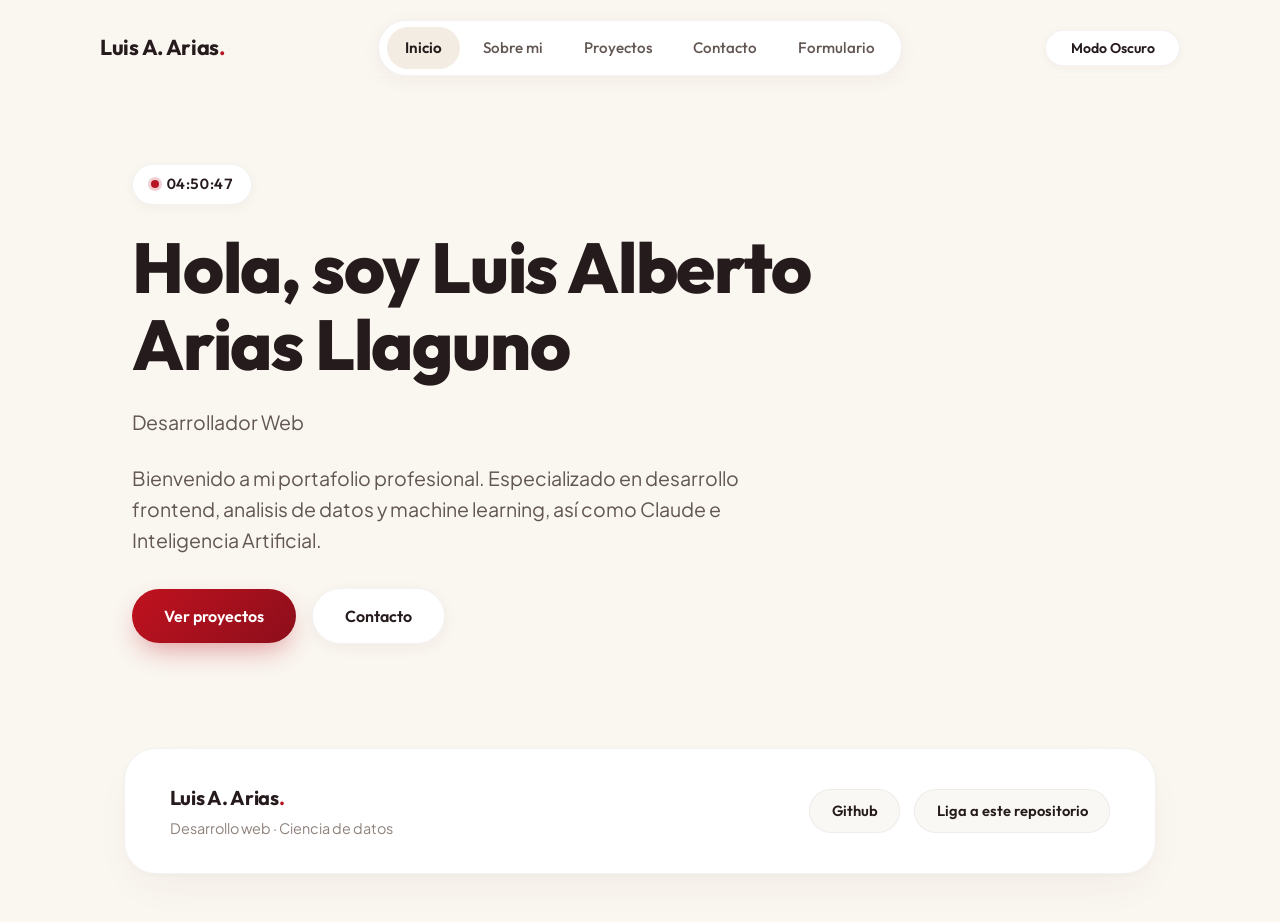
<file: index.html>
<!DOCTYPE html>
<html lang="es">

<head>
  <meta charset="UTF-8"> <!-- Esto sirve para que el navegador sepa que se está usando UTF-8 -->
  <meta name="viewport" content="width=device-width, initial-scale=1.0">
  <!-- Esto sirve para que la página se vea bien en dispositivos móviles -->
  <title>Mi portafolio - Inicio</title>
  <link rel="icon" type="image/png" href="images/folder.png"> <!-- Esto es el ícono de la pestaña -->
  <link rel="stylesheet" href="css/style.css"> <!-- Esto es lo que hace que use los diseños de style.css -->
</head>

<body>

  <!-- Navegación -->
  <header>
    <div class="header-inner">
      <a href="index.html" class="logo">Luis A. Arias<span class="accent-dot">.</span></a>
      <nav>
        <ul>
          <li><a href="index.html" class="active">Inicio</a></li>
          <li><a href="pages/sobre-mi.html">Sobre mi</a></li>
          <li><a href="pages/proyectos.html">Proyectos</a></li>
          <li><a href="pages/contacto.html">Contacto</a></li>
          <li><a href="pages/formulario.html">Formulario</a></li>
        </ul>
      </nav>
      <button id="theme-toggle" class="theme-toggle-btn" type="button" aria-label="Cambiar tema">Modo Oscuro</button>
    </div>
  </header>

  <!-- Contenido principal -->
  <main>
    <!-- Seccion Principal / Hero -->
    <section id="inicio">
      <!-- Widget de Reloj en tiempo real -->
      <div class="clock-widget" aria-label="Hora actual en tiempo real">
        <span class="clock-dot"></span>
        <span class="clock-time" id="reloj">--:--:--</span>
      </div>

      <h1>Hola, soy Luis Alberto<br>Arias Llaguno</h1>
      <p class="hero-role">Desarrollador Web</p>
      <p>
        Bienvenido a mi portafolio profesional. Especializado en desarrollo frontend, analisis de datos y machine learning, así como Claude e Inteligencia Artificial.
      </p>

      <div class="hero-actions">
        <a href="pages/proyectos.html" class="btn btn-primary">Ver proyectos</a>
        <a href="pages/contacto.html" class="btn btn-secondary">Contacto</a>
      </div>
    </section>
  </main>

  <!-- Pie de página -->
  <footer>
    <div class="footer-card">
      <div class="footer-brand">
        <h2>Luis A. Arias<span class="accent-dot">.</span></h2>
        <p>Desarrollo web &middot; Ciencia de datos</p>
      </div>
      <ul class="footer-links">
        <li><a href="https://github.com/luiselodeon" target="_blank" rel="noopener noreferrer">Github</a></li>
        <li><a href="https://github.com/luiselodeon/Actividad-4-HTML" target="_blank" rel="noopener noreferrer">Liga a este repositorio</a></li>        
      </ul>
    </div>    
  </footer>

  <!-- Scripts: jQuery 3.7.1 y Script Principal Global -->
  <script src="https://code.jquery.com/jquery-3.7.1.min.js"></script>
  <script src="js/main.js"></script>
</body>

</html>
</file>
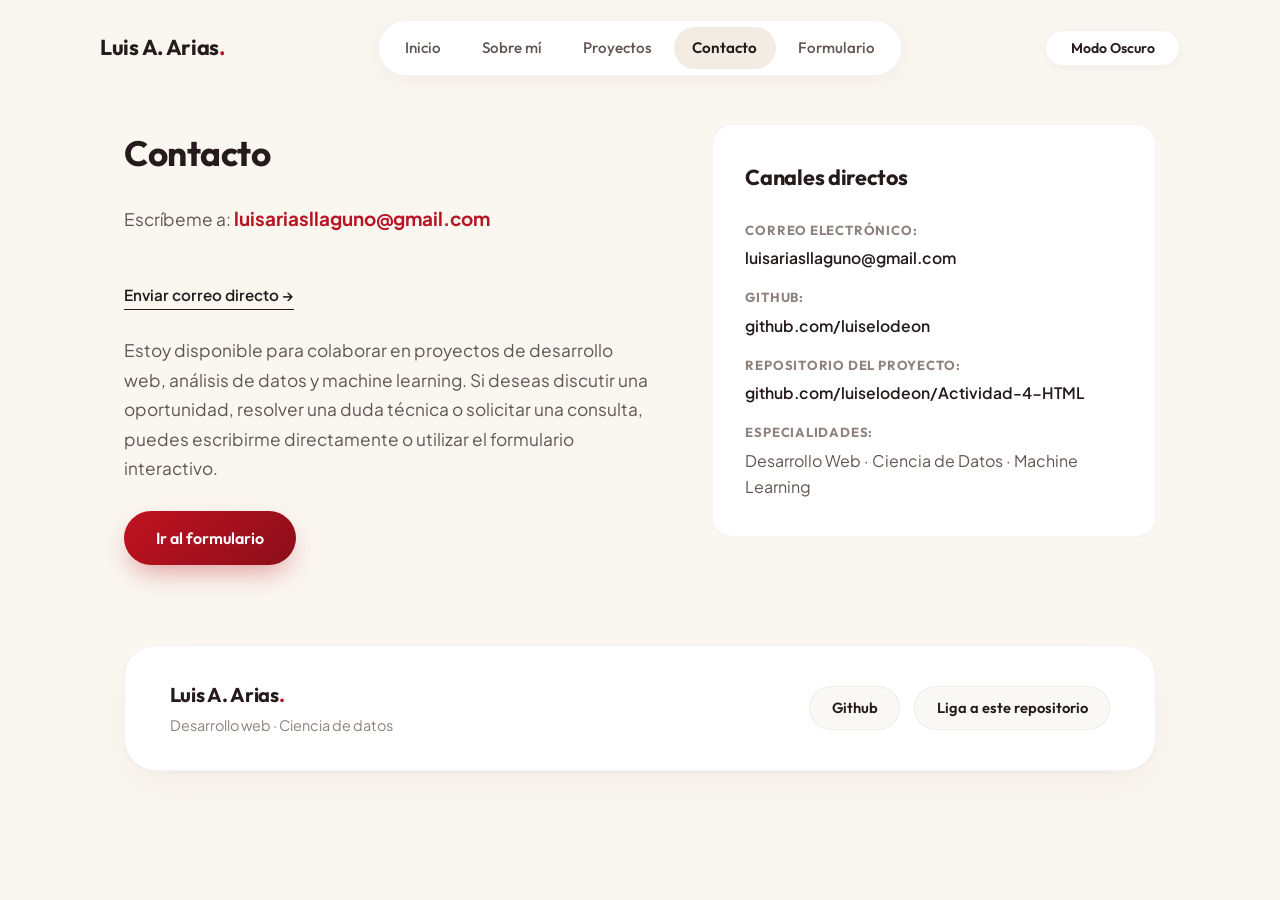
<file: pages/contacto.html>
<!DOCTYPE html>
<html lang="es">

<head>
  <meta charset="UTF-8"> <!-- Esto sirve para que el navegador sepa que se está usando UTF-8 -->
  <meta name="viewport" content="width=device-width, initial-scale=1.0">
  <!-- Esto sirve para que la página se vea bien en dispositivos móviles -->
  <title>Mi portafolio - Contacto</title>
  <link rel="icon" type="image/png" href="../images/folder.png"> <!-- Esto es el ícono de la pestaña -->
  <link rel="stylesheet" href="../css/style.css"> <!-- Esto es lo que hace que use los diseños de style.css -->
</head>

<body>

  <!-- Navegación -->
  <header>
    <div class="header-inner">
      <a href="../index.html" class="logo">Luis A. Arias<span class="accent-dot">.</span></a>
      <nav>
        <ul>
          <li><a href="../index.html">Inicio</a></li>
          <li><a href="sobre-mi.html">Sobre mí</a></li>
          <li><a href="proyectos.html">Proyectos</a></li>
          <li><a href="contacto.html" class="active">Contacto</a></li>
          <li><a href="formulario.html">Formulario</a></li>
        </ul>
      </nav>
      <button id="theme-toggle" class="theme-toggle-btn" type="button" aria-label="Cambiar tema">Modo Oscuro</button>
    </div>
  </header>

  <!-- Contenido principal -->
  <main>
    <!-- Contacto Directo -->
    <section id="contacto" class="contacto-layout">
      <!-- Columna izquierda: Información y llamado a la acción -->
      <div class="contacto-info">
        <h2>Contacto</h2>
        <p>Escríbeme a: <a href="mailto:luisariasllaguno@gmail.com" class="contact-email">luisariasllaguno@gmail.com</a></p>
        <a href="mailto:luisariasllaguno@gmail.com" class="contact-link-arrow">Enviar correo directo &rarr;</a>
        <br><br>
        <p>
          Estoy disponible para colaborar en proyectos de desarrollo web, análisis de datos y machine learning. Si deseas discutir una oportunidad, resolver una duda técnica o solicitar una consulta, puedes escribirme directamente o utilizar el formulario interactivo.
        </p>

        <div class="hero-actions" style="margin-top: 1.5rem;">
          <a href="formulario.html" class="btn btn-primary">Ir al formulario</a>
        </div>
      </div>

      <!-- Columna derecha: Canales y redes profesionales -->
      <div class="contacto-canales">
        <h3>Canales directos</h3>
        <ul class="canales-list">
          <li>
            <strong>Correo electrónico:</strong>
            <a href="mailto:luisariasllaguno@gmail.com">luisariasllaguno@gmail.com</a>
          </li>
          <li>
            <strong>GitHub:</strong>
            <a href="https://github.com/luiselodeon" target="_blank" rel="noopener noreferrer">github.com/luiselodeon</a>
          </li>
          <li>
            <strong>Repositorio del proyecto:</strong>
            <a href="https://github.com/luiselodeon/Actividad-4-HTML" target="_blank" rel="noopener noreferrer">github.com/luiselodeon/Actividad-4-HTML</a>
          </li>
          <li>
            <strong>Especialidades:</strong>
            <span>Desarrollo Web &middot; Ciencia de Datos &middot; Machine Learning</span>
          </li>
        </ul>
      </div>
    </section>
  </main>

  <!-- Pie de página -->
  <footer>
    <div class="footer-card">
      <div class="footer-brand">
        <h2>Luis A. Arias<span class="accent-dot">.</span></h2>
        <p>Desarrollo web &middot; Ciencia de datos</p>
      </div>
      <ul class="footer-links">
        <li><a href="https://github.com/luiselodeon" target="_blank" rel="noopener noreferrer">Github</a></li>
        <li><a href="https://github.com/luiselodeon/Actividad-4-HTML" target="_blank" rel="noopener noreferrer">Liga a este repositorio</a></li>
      </ul>
    </div>
  </footer>

  <!-- Scripts: jQuery 3.7.1 y Script Principal Global -->
  <script src="https://code.jquery.com/jquery-3.7.1.min.js"></script>
  <script src="../js/main.js"></script>
</body>

</html>
</file>
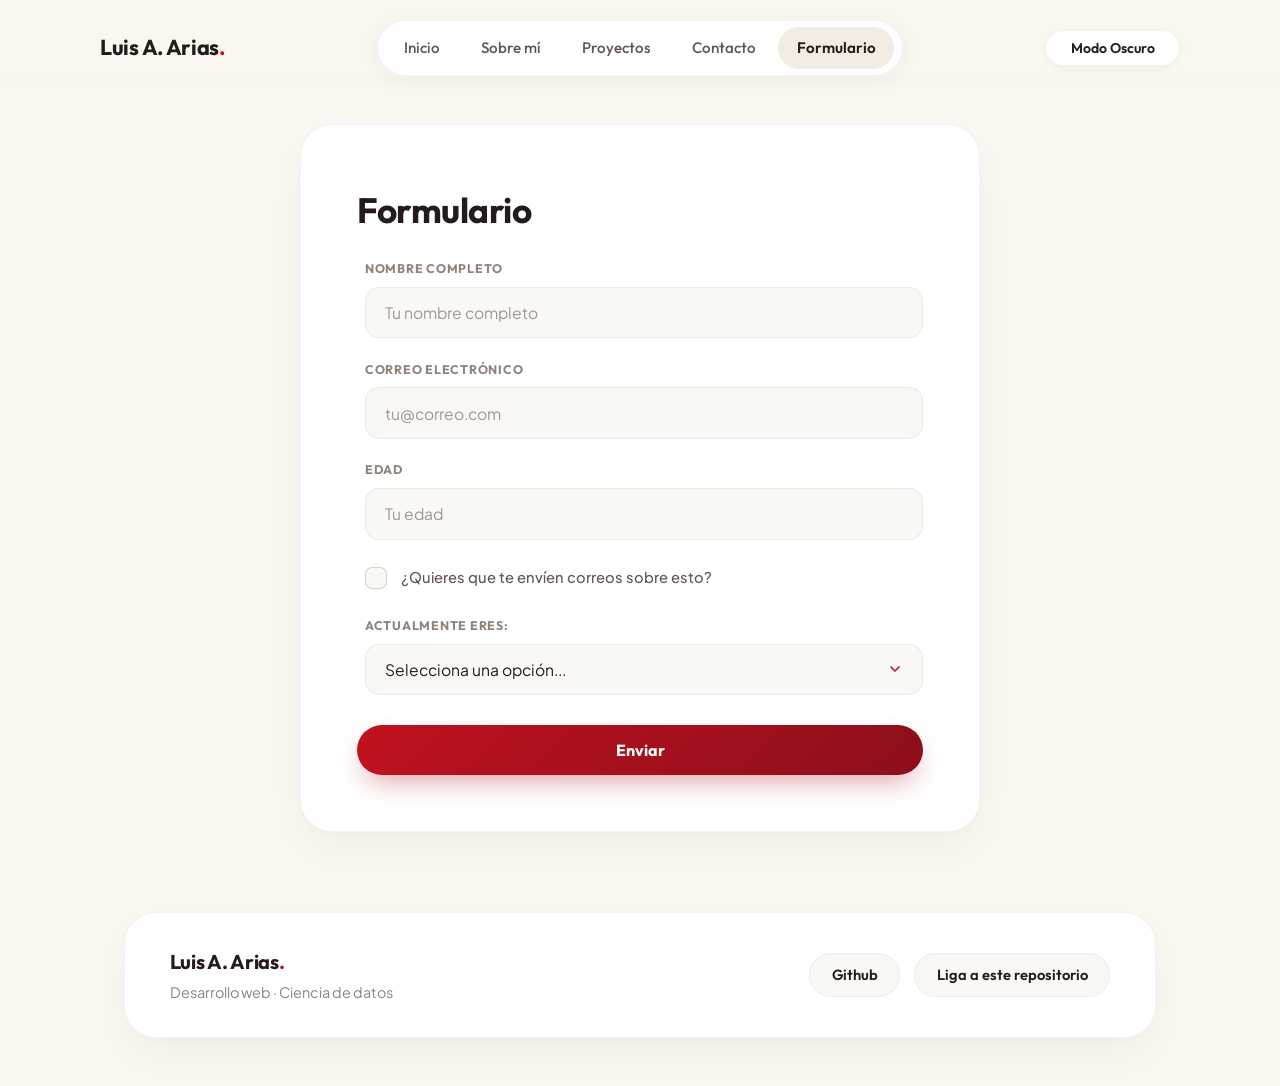
<file: pages/formulario.html>
<!DOCTYPE html>
<html lang="es">

<head>
  <meta charset="UTF-8"> <!-- Esto sirve para que el navegador sepa que se está usando UTF-8 -->
  <meta name="viewport" content="width=device-width, initial-scale=1.0">
  <!-- Esto sirve para que la página se vea bien en dispositivos móviles -->
  <title>Mi portafolio - Formulario</title>
  <link rel="icon" type="image/png" href="../images/folder.png"> <!-- Esto es el ícono de la pestaña -->
  <link rel="stylesheet" href="../css/style.css"> <!-- Esto es lo que hace que use los diseños de style.css -->
</head>

<body>

  <!-- Navegación -->
  <header>
    <div class="header-inner">
      <a href="../index.html" class="logo">Luis A. Arias<span class="accent-dot">.</span></a>
      <nav>
        <ul>
          <li><a href="../index.html">Inicio</a></li>
          <li><a href="sobre-mi.html">Sobre mí</a></li>
          <li><a href="proyectos.html">Proyectos</a></li>
          <li><a href="contacto.html">Contacto</a></li>
          <li><a href="formulario.html" class="active">Formulario</a></li>
        </ul>
      </nav>
      <button id="theme-toggle" class="theme-toggle-btn" type="button" aria-label="Cambiar tema">Modo Oscuro</button>
    </div>
  </header>

  <!-- Contenido principal -->
  <main>
    <!-- Tarjeta contenedora de formulario -->
    <div class="formulario-card">
      <section id="formulario">
        <h2>Formulario</h2>
        <form action="enviar.php" method="POST" novalidate>
          <div class="form-field">
            <label for="nombre">NOMBRE COMPLETO</label>
            <input type="text" id="nombre" name="nombre" placeholder="Tu nombre completo" required>
            <span class="field-error-msg" id="msg-nombre"></span>
          </div>

          <div class="form-field">
            <label for="correo">CORREO ELECTRÓNICO</label>
            <input type="email" id="correo" name="correo" placeholder="tu@correo.com" required>
            <span class="field-error-msg" id="msg-correo"></span>
          </div>

          <div class="form-field">
            <label for="mensaje">EDAD</label>
            <input type="number" id="mensaje" name="mensaje" placeholder="Tu edad" required>
            <span class="field-error-msg" id="msg-mensaje"></span>
          </div>

          <!-- Casilla de verificación (Checkbox) -->
          <div class="form-field form-field-checkbox">
            <input type="checkbox" id="suscribir" name="suscribir" value="si">
            <label for="suscribir">¿Quieres que te envíen correos sobre esto?</label>
          </div>

          <!-- Lista desplegable (Select) -->
          <div class="form-field">
            <label for="estado">Actualmente eres:</label>
            <select id="estado" name="estado" required>
              <option value="" disabled selected hidden>Selecciona una opción...</option>
              <option value="estudiante">Estudiante</option>
              <option value="trabajador">Trabajador</option>
              <option value="otro">Otro</option>
            </select>
            <span class="field-error-msg" id="msg-estado"></span>
          </div>

          <button type="submit" id="btnEnviar" class="btn btn-primary">Enviar</button>
        </form>
      </section>
    </div>
  </main>

  <!-- Pie de página -->
  <footer>
    <div class="footer-card">
      <div class="footer-brand">
        <h2>Luis A. Arias<span class="accent-dot">.</span></h2>
        <p>Desarrollo web &middot; Ciencia de datos</p>
      </div>
      <ul class="footer-links">
        <li><a href="https://github.com/luiselodeon" target="_blank" rel="noopener noreferrer">Github</a></li>
        <li><a href="https://github.com/luiselodeon/Actividad-4-HTML" target="_blank" rel="noopener noreferrer">Liga a este repositorio</a></li>
      </ul>
    </div>
  </footer>

  <!-- Scripts: jQuery 3.7.1, Script Global y Script de Validación del Formulario -->
  <script src="https://code.jquery.com/jquery-3.7.1.min.js"></script>
  <script src="../js/main.js"></script>
  <script src="../js/formulario.js"></script>
</body>

</html>
</file>
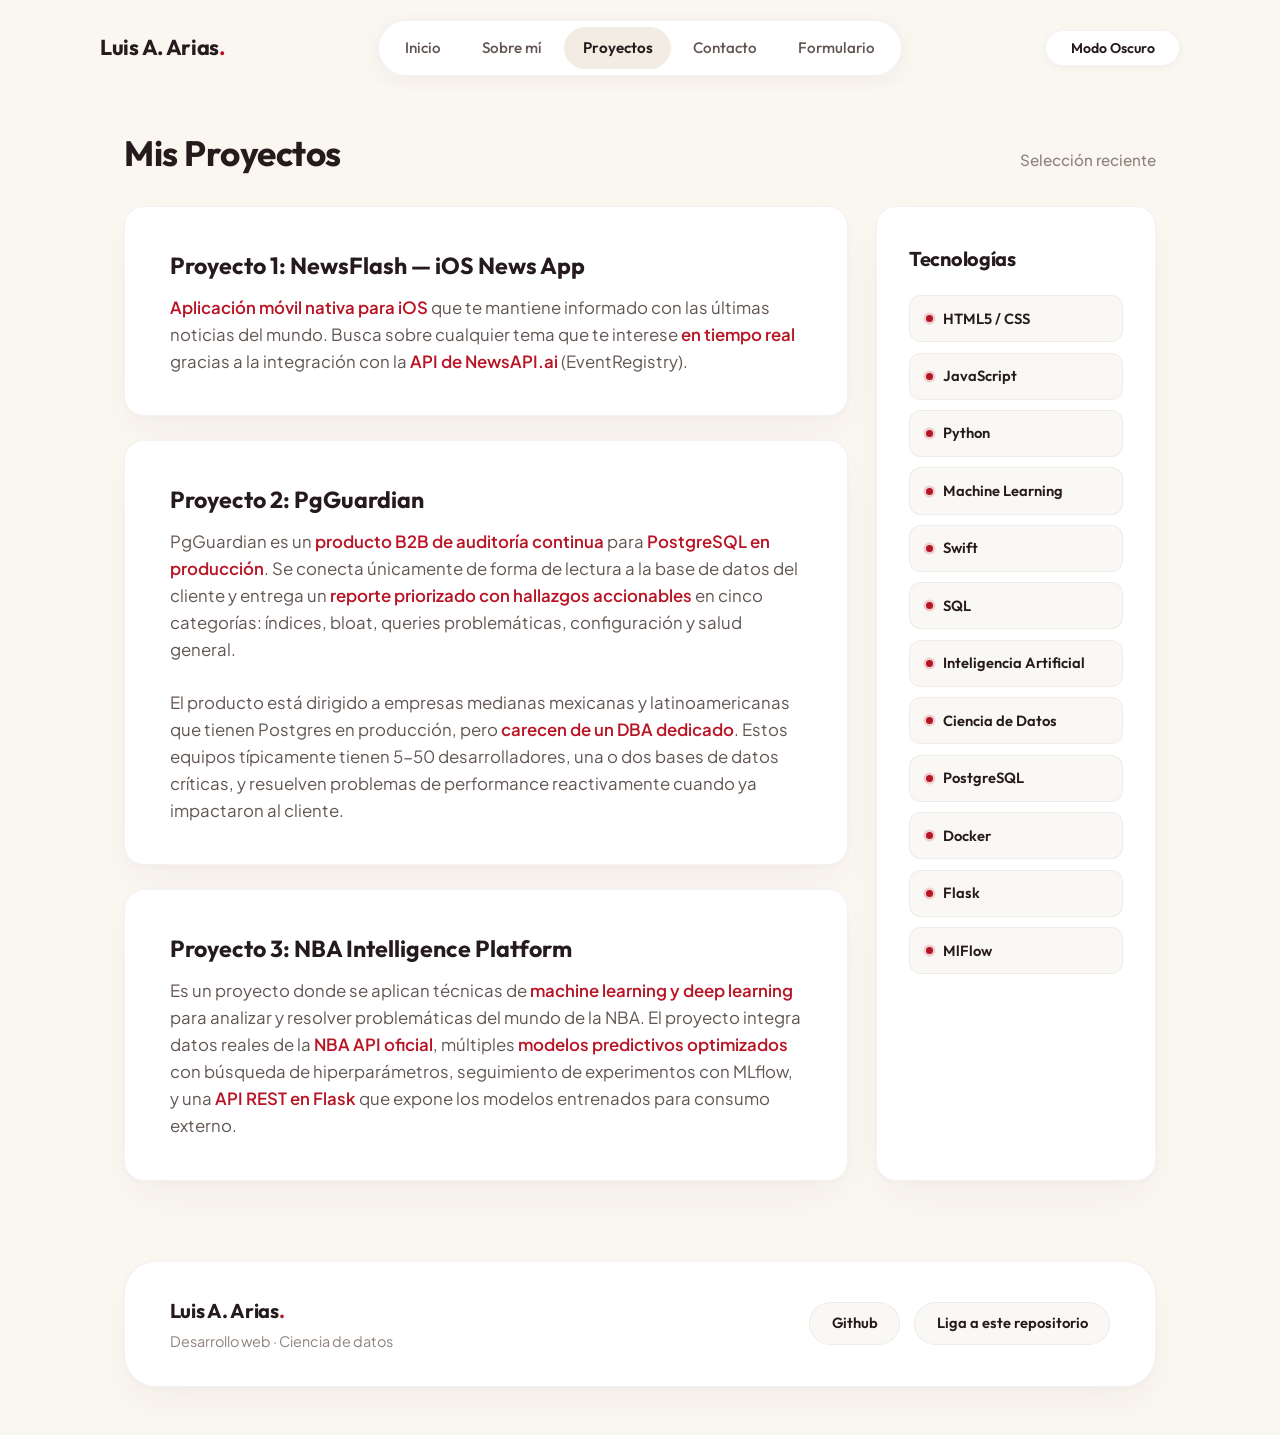
<file: pages/proyectos.html>
<!DOCTYPE html>
<html lang="es">

<head>
  <meta charset="UTF-8"> <!-- Esto sirve para que el navegador sepa que se está usando UTF-8 -->
  <meta name="viewport" content="width=device-width, initial-scale=1.0">
  <!-- Esto sirve para que la página se vea bien en dispositivos móviles -->
  <title>Mi portafolio - Proyectos</title>
  <link rel="icon" type="image/png" href="../images/folder.png"> <!-- Esto es el ícono de la pestaña -->
  <link rel="stylesheet" href="../css/style.css"> <!-- Esto es lo que hace que use los diseños de style.css -->
</head>

<body>

  <!-- Navegación -->
  <header>
    <div class="header-inner">
      <a href="../index.html" class="logo">Luis A. Arias<span class="accent-dot">.</span></a>
      <nav>
        <ul>
          <li><a href="../index.html">Inicio</a></li>
          <li><a href="sobre-mi.html">Sobre mí</a></li>
          <li><a href="proyectos.html" class="active">Proyectos</a></li>
          <li><a href="contacto.html">Contacto</a></li>
          <li><a href="formulario.html">Formulario</a></li>
        </ul>
      </nav>
      <button id="theme-toggle" class="theme-toggle-btn" type="button" aria-label="Cambiar tema">Modo Oscuro</button>
    </div>
  </header>

  <!-- Contenido principal -->
  <main>
    <!-- Proyectos -->
    <section id="proyectos">
      <div class="section-heading-row">
        <h2>Mis Proyectos</h2>
        <span class="heading-aside">Selección reciente</span>
      </div>

      <div class="proyectos-layout">
        <!-- Listado principal de proyectos -->
        <div class="proyectos-main">
          <div class="proyecto-card">
            <h3><a href="https://github.com/luiselodeon/NewsFlash-iOS" target="_blank" rel="noopener noreferrer">Proyecto 1: NewsFlash — iOS News App</a></h3>
            <p><strong class="text-accent">Aplicación móvil nativa para iOS</strong> que te mantiene informado con las últimas noticias del mundo. Busca sobre cualquier tema que te interese <strong class="text-accent">en tiempo real</strong> gracias a la integración con la <strong class="text-accent">API de NewsAPI.ai</strong> (EventRegistry).</p>
          </div>

          <div class="proyecto-card">
            <h3><a href="https://github.com/luiselodeon/PgGuardian" target="_blank" rel="noopener noreferrer">Proyecto 2: PgGuardian</a></h3>
            <p>PgGuardian es un <strong class="text-accent">producto B2B de auditoría continua</strong> para <strong class="text-accent">PostgreSQL en producción</strong>. Se conecta únicamente de forma de lectura a la base de datos del cliente y entrega un <strong class="text-accent">reporte priorizado con hallazgos accionables</strong> en cinco categorías: índices, bloat, queries problemáticas, configuración y salud general.</p>
            <br>
            <p>El producto está dirigido a empresas medianas mexicanas y latinoamericanas que tienen Postgres en producción, pero <strong class="text-accent">carecen de un DBA dedicado</strong>. Estos equipos típicamente tienen 5-50 desarrolladores, una o dos bases de datos críticas, y resuelven problemas de performance reactivamente cuando ya impactaron al cliente.</p>
          </div>

          <div class="proyecto-card">
            <h3><a href="https://github.com/luiselodeon/NBA-Intelligence-Platform" target="_blank" rel="noopener noreferrer">Proyecto 3: NBA Intelligence Platform</a></h3>
            <p>Es un proyecto donde se aplican técnicas de <strong class="text-accent">machine learning y deep learning</strong> para analizar y resolver problemáticas del mundo de la NBA. El proyecto integra datos reales de la <strong class="text-accent">NBA API oficial</strong>, múltiples <strong class="text-accent">modelos predictivos optimizados</strong> con búsqueda de hiperparámetros, seguimiento de experimentos con MLflow, y una <strong class="text-accent">API REST en Flask</strong> que expone los modelos entrenados para consumo externo.</p>
          </div>
        </div>

        <!-- Sidebar de tecnologías -->
        <aside class="sidebar">
          <h3>Tecnologías</h3>
          <ul>
            <li>HTML5 / CSS</li>
            <li>JavaScript</li>
            <li>Python</li>
            <li>Machine Learning</li>
            <li>Swift</li>
            <li>SQL</li>
            <li>Inteligencia Artificial</li>
            <li>Ciencia de Datos</li>
            <li>PostgreSQL</li>
            <li>Docker</li>
            <li>Flask</li>
            <li>MlFlow</li>                        
          </ul>
        </aside>
      </div>
    </section>
  </main>

  <!-- Pie de página -->
  <footer>
    <div class="footer-card">
      <div class="footer-brand">
        <h2>Luis A. Arias<span class="accent-dot">.</span></h2>
        <p>Desarrollo web &middot; Ciencia de datos</p>
      </div>
      <ul class="footer-links">
        <li><a href="https://github.com/luiselodeon" target="_blank" rel="noopener noreferrer">Github</a></li>
        <li><a href="https://github.com/luiselodeon/Actividad-4-HTML" target="_blank" rel="noopener noreferrer">Liga a este repositorio</a></li>
      </ul>
    </div>
  </footer>

  <!-- Scripts: jQuery 3.7.1 y Script Principal Global -->
  <script src="https://code.jquery.com/jquery-3.7.1.min.js"></script>
  <script src="../js/main.js"></script>
</body>

</html>
</file>
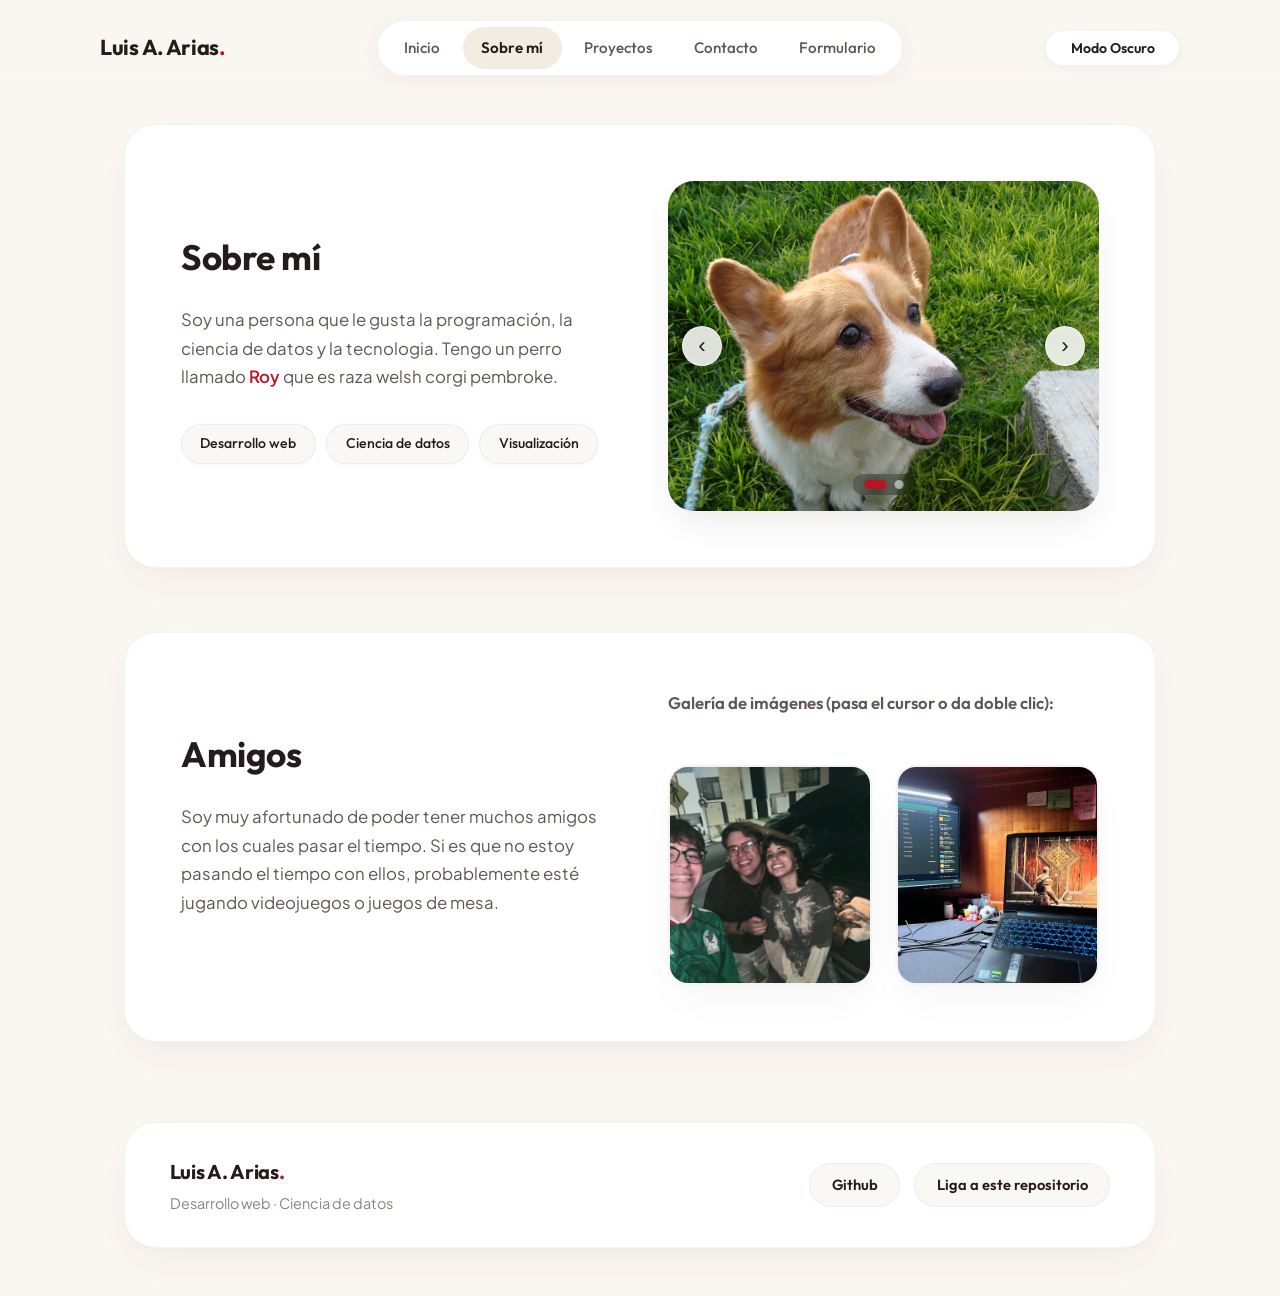
<file: pages/sobre-mi.html>
<!DOCTYPE html>
<html lang="es">

<head>
  <meta charset="UTF-8"> <!-- Esto sirve para que el navegador sepa que se está usando UTF-8 -->
  <meta name="viewport" content="width=device-width, initial-scale=1.0">
  <!-- Esto sirve para que la página se vea bien en dispositivos móviles -->
  <title>Mi portafolio - Sobre mí</title>
  <link rel="icon" type="image/png" href="../images/folder.png"> <!-- Esto es el ícono de la pestaña -->
  <link rel="stylesheet" href="../css/style.css"> <!-- Esto es lo que hace que use los diseños de style.css -->
</head>

<body>

  <!-- Navegación -->
  <header>
    <div class="header-inner">
      <a href="../index.html" class="logo">Luis A. Arias<span class="accent-dot">.</span></a>
      <nav>
        <ul>
          <li><a href="../index.html">Inicio</a></li>
          <li><a href="sobre-mi.html" class="active">Sobre mí</a></li>
          <li><a href="proyectos.html">Proyectos</a></li>
          <li><a href="contacto.html">Contacto</a></li>
          <li><a href="formulario.html">Formulario</a></li>
        </ul>
      </nav>
      <button id="theme-toggle" class="theme-toggle-btn" type="button" aria-label="Cambiar tema">Modo Oscuro</button>
    </div>
  </header>

  <!-- Contenido principal -->
  <main>
    <!-- Sobre Mí -->
    <section id="sobre-mi" class="sobre-mi-card">
      <div class="sobre-mi-col-texto">
        <h2>Sobre mí</h2>
        <p>Soy una persona que le gusta la programación, la ciencia de datos y la tecnologia. Tengo un perro llamado <strong class="text-accent">Roy</strong> que es raza welsh corgi pembroke.</p>

        <!-- Lista de etiquetas/chips redondeados de especialidades -->
        <div class="chips-list">
          <span class="chip">Desarrollo web</span>
          <span class="chip">Ciencia de datos</span>
          <span class="chip">Visualización</span>
        </div>
      </div>

      <!-- Carrusel y Galería de imágenes -->
      <div class="carousel-wrapper">
        <div class="carousel" id="carousel">
          <!-- Pista de diapositivas superpuestas con transición suave de opacidad -->
          <div class="carousel-track">
            <div class="carousel-slide active">
              <img src="../images/roy.JPG" alt="Roy" class="img-roy">
            </div>
            <div class="carousel-slide">
              <img src="../images/luis.jpeg" alt="Luis" class="img-roy">
            </div>
          </div>

          <!-- Botones de control lateral (anterior / siguiente) -->
          <button class="carousel-arrow prev" id="prevBtn" aria-label="Anterior">&#8249;</button>
          <button class="carousel-arrow next" id="nextBtn" aria-label="Siguiente">&#8250;</button>

          <!-- Indicadores de puntos inferiores (dots) -->
          <div class="carousel-dots" id="carouselDots">
            <button class="dot active" aria-label="Foto 1"></button>
            <button class="dot" aria-label="Foto 2"></button>
          </div>
        </div>        
      </div>
    </section>


    
    <!-- Amigos -->
    <section id="amigos" class="sobre-mi-card">
      <div class="sobre-mi-col-texto">
        <h2>Amigos</h2>
        <p>Soy muy afortunado de poder tener muchos amigos con los cuales pasar el tiempo. Si es que no estoy pasando el tiempo con ellos, probablemente esté jugando videojuegos o juegos de mesa.</p>
      </div>

      <!-- Galería de imágenes hermanas para demostración interactiva de siblings en jQuery -->
      <div class="gallery-siblings-container">
        <p class="gallery-caption">Galería de imágenes (pasa el cursor o da doble clic):</p>
        <div class="gallery-siblings">
          <img src="../images/amigos.jpeg" alt="Amigos" class="img-roy" title="Amigos - Pasa el cursor o da doble clic">
          <img src="../images/juegos.jpeg" alt="Juegos" class="img-roy" title="Juegos - Pasa el cursor o da doble clic">
        </div>
      </div>
    </section>
  </main>

  <!-- Pie de página -->
  <footer>
    <div class="footer-card">
      <div class="footer-brand">
        <h2>Luis A. Arias<span class="accent-dot">.</span></h2>
        <p>Desarrollo web &middot; Ciencia de datos</p>
      </div>
      <ul class="footer-links">
        <li><a href="https://github.com/luiselodeon" target="_blank" rel="noopener noreferrer">Github</a></li>
        <li><a href="https://github.com/luiselodeon/Actividad-4-HTML" target="_blank" rel="noopener noreferrer">Liga a este repositorio</a></li>
      </ul>
    </div>
  </footer>

  <!-- Scripts: jQuery 3.7.1, Script Global y Script del Carrusel -->
  <script src="https://code.jquery.com/jquery-3.7.1.min.js"></script>
  <script src="../js/main.js"></script>
  <script src="../js/carrusel.js"></script>
</body>

</html>
</file>
<file: css/style.css>
/* 
   PORTAFOLIO - LUIS ALBERTO ARIAS LLAGUNO
   **Este archivo se creó usando Inteligencia Artificial**
*/

/* --------------------------------------------------------------------------
   IMPORTACIÓN DE TIPOGRAFÍAS (Google Fonts)
   - Outfit: Fuente sans-serif geométrica para títulos de alto impacto.
   - Plus Jakarta Sans: Fuente moderna y legible para textos y párrafos.
   -------------------------------------------------------------------------- */
@import url('https://fonts.googleapis.com/css2?family=Outfit:wght@400;500;600;700;800&family=Plus+Jakarta+Sans:wght@400;500;600;700&display=swap');

/* --------------------------------------------------------------------------
   1. VARIABLES DE DISEÑO (Design Tokens)
   Definición centralizada de colores, gradientes, sombras, bordes y tipografías.
   -------------------------------------------------------------------------- */
:root {
  /* Paleta Base y Fondo */
  --cream: #FAF6F0;                  /* Fondo beige cálido claro oklch(0.975 0.014 75) */
  --mist: #F3ECE2;                   /* Crema intermedio */
  --surface-input: #FAF8F5;          /* Fondo suave para campos de formulario */
  --white: #FFFFFF;                  /* Blanco para tarjetas y elementos destacados */

  /* Colores de Acento Escarlata */
  --scarlet: #B81424;                /* Escarlata vibrante oklch(0.58 0.22 27) */
  --crimson: #8C0E1B;                /* Carmesí profundo oklch(0.44 0.17 23) */
  --coral: #E0533C;                  /* Coral oklch(0.7 0.17 32) */
  --scarlet-soft: rgba(184, 20, 36, 0.08);
  --scarlet-glow: rgba(184, 20, 36, 0.35);

  /* Gradientes y Sombras de prueba.css */
  --gradient-scarlet: linear-gradient(135deg, #C1121F 0%, #8C0E1B 100%);
  --shadow-scarlet: 0 12px 28px -8px rgba(184, 20, 36, 0.45);
  --shadow-card: 0 18px 45px -12px rgba(90, 55, 45, 0.06), 0 2px 6px rgba(0, 0, 0, 0.02);
  --shadow-hover: 0 24px 50px -10px rgba(90, 55, 45, 0.1), 0 4px 12px rgba(0, 0, 0, 0.03);

  /* Colores de Texto y Neutros */
  --ink: #261B1C;                    /* Carbón café cálido para títulos oklch(0.26 0.03 25) */
  --text-body: #615652;              /* Gris cálido para párrafos */
  --text-muted: #8E827C;             /* Gris secundario para etiquetas */
  --border-light: rgba(70, 45, 35, 0.06);

  /* Tipografía de la página web */
  --font-heading: 'Outfit', 'Plus Jakarta Sans', system-ui, -apple-system, sans-serif;
  --font-body: 'Plus Jakarta Sans', system-ui, -apple-system, sans-serif;

  /* Curvaturas y Radios */
  --radius-sm: 12px;                 /* Esquinas de inputs y botones pequeños */
  --radius-md: 20px;                 /* Esquinas de tarjetas secundarias */
  --radius-lg: 32px;                 /* Curvatura amplia para las grandes tarjetas principales */
  --radius-pill: 9999px;             /* Curvatura completa tipo cápsula/píldora */

  /* Transición estándar para animaciones suaves */
  --transition: 0.28s cubic-bezier(0.4, 0, 0.2, 1);
}

/* --------------------------------------------------------------------------
   2. RESET Y ESTILOS GLOBALES
   Garantiza coherencia de márgenes, modelo de caja y renderizado en navegadores.
   -------------------------------------------------------------------------- */
*, *::before, *::after {             /* Esto es la parte de los márgenes y rellenos */
  margin: 0;
  padding: 0;
  box-sizing: border-box;            /* Incluye padding y border en el ancho total */
}

html {
  scroll-behavior: smooth;           /* Desplazamiento suave al hacer clic en los enlaces internos */
  font-size: 16px;
}

body {
  font-family: var(--font-body);
  background-color: var(--cream);    /* Fondo general beige cálido (color de fondo de la página) */
  color: var(--text-body);
  line-height: 1.65;
  min-height: 100vh;                 /* Esto es la parte del alto de la pantalla */
  overflow-x: hidden;                /* Evita barras de desplazamiento horizontal accidentales */
  -webkit-font-smoothing: antialiased;
  -moz-osx-font-smoothing: grayscale;
}

/* Clases de texto utilitarias para resaltar palabras clave */
.text-accent,
.text-scarlet {
  color: var(--scarlet);
  font-weight: 600;
}

.accent-dot {
  color: var(--scarlet);             /* Punto rojo escarlata del logotipo y títulos */
}

/* --------------------------------------------------------------------------
   3. CABECERA Y BARRA DE NAVEGACIÓN (Header)
   Permanece fija en la parte superior con un degradado que se fusiona con el fondo.
   -------------------------------------------------------------------------- */
header {
  position: sticky;
  top: 0;                 
  z-index: 100;
  padding: 1.25rem 1.5rem 0.5rem;           /* Esto es la parte del padding y margenes de la barra de navegación */
  background: linear-gradient(180deg, var(--cream) 80%, rgba(250, 246, 240, 0) 100%);
}

.header-inner {
  max-width: 1080px;                /* Esto es la parte del ancho de la página */
  margin: 0 auto;
  display: grid;
  grid-template-columns: 1fr auto 1fr;
  align-items: center;
  gap: 1rem;
}

.logo {
  justify-self: start;
}

header nav {
  justify-self: center;
}

/* Logotipo personal a la izquierda */
.logo {
  font-family: var(--font-heading);
  font-size: 1.35rem;
  font-weight: 700;
  color: var(--ink);
  text-decoration: none;
  letter-spacing: -0.3px;
  transition: opacity var(--transition);
}

.logo:hover {
  opacity: 0.85;
}

/* Cápsula de navegación flotante */
nav ul {
  list-style: none;
  display: flex;
  align-items: center;
  background: var(--white);
  padding: 0.35rem 0.5rem;
  border-radius: var(--radius-pill);    /* Esto es la parte de las esquinas de la barra de navegación (bordes)*/
  box-shadow: 0 4px 20px rgba(70, 45, 35, 0.05);
  border: 1px solid var(--border-light);
  gap: 0.25rem;
}

nav ul li a {
  text-decoration: none;
  font-family: var(--font-heading);
  font-size: 0.95rem;
  font-weight: 500;
  color: var(--text-body);
  padding: 0.55rem 1.15rem;
  border-radius: var(--radius-pill);
  transition: all var(--transition);
  display: inline-block;
}

nav ul li a:hover {
  color: var(--ink);
  background-color: var(--mist);
}

/* Botón destacado del menú de navegación (si se requiere enlace destacado) */
nav ul li a.nav-cta {
  background: var(--gradient-scarlet);
  color: var(--white);
  font-weight: 600;
  box-shadow: 0 4px 14px rgba(184, 20, 36, 0.35);
}

nav ul li a.nav-cta:hover {
  transform: translateY(-1px);
  box-shadow: 0 6px 18px rgba(184, 20, 36, 0.45);
  color: var(--white);
}

/* --------------------------------------------------------------------------
   4. CONTENEDOR PRINCIPAL (Main)
   Centra las secciones y establece una separación vertical equilibrada.
   -------------------------------------------------------------------------- */
main {
  max-width: 1080px;
  margin: 0 auto;
  padding: 2.5rem 1.5rem 5rem;
  display: flex;
  flex-direction: column;
  gap: 4rem;                         /* Espaciado generoso entre secciones */
}

/* --------------------------------------------------------------------------
   5. SECCIÓN INICIO / HERO (#inicio)
   Presentación tipográfica limpia directamente sobre el fondo beige.
   -------------------------------------------------------------------------- */
#inicio {
  padding: 2.5rem 0.5rem 1.5rem;
  display: flex;
  flex-direction: column;
  align-items: flex-start;
  gap: 1.5rem;
}

/* Badge con punto indicador */
.badge-status {
  display: inline-flex;
  align-items: center;
  gap: 0.6rem;
  background: var(--white);
  padding: 0.45rem 1.1rem;
  border-radius: var(--radius-pill);
  font-size: 0.88rem;
  font-weight: 500;
  color: var(--text-body);
  box-shadow: 0 3px 12px rgba(70, 45, 35, 0.04);
  border: 1px solid var(--border-light);
}

.badge-dot {
  width: 8px;
  height: 8px;
  border-radius: 50%;
  background-color: var(--scarlet);
  box-shadow: 0 0 0 3px rgba(184, 20, 36, 0.2);
}

#inicio h1 {
  font-family: var(--font-heading);
  font-size: clamp(2.6rem, 5.8vw, 4.4rem); /* Tamaño fluido según el ancho de pantalla */
  font-weight: 800;
  line-height: 1.1;
  color: var(--ink);
  letter-spacing: -1.2px;
}

#inicio .hero-role,
#inicio > p {
  font-size: 1.22rem;
  line-height: 1.6;
  color: var(--text-body);
  max-width: 680px;
}

/* Botones en píldora */
.hero-actions {
  display: flex;
  align-items: center;
  gap: 1rem;
  flex-wrap: wrap;
  margin-top: 0.5rem;
}

.btn {
  display: inline-flex;
  align-items: center;
  justify-content: center;
  font-family: var(--font-heading);
  font-size: 1rem;
  font-weight: 600;
  text-decoration: none;
  padding: 0.85rem 2rem;
  border-radius: var(--radius-pill);
  transition: all var(--transition);
  cursor: pointer;
  border: none;
}

/* Botón primario con gradiente escarlata */
.btn-primary {
  background: var(--gradient-scarlet);
  color: #FFFFFF;
  box-shadow: var(--shadow-scarlet);
}

.btn-primary:hover {
  transform: translateY(-2px);
  box-shadow: 0 16px 32px -6px rgba(184, 20, 36, 0.55);
}

/* Botón secundario en blanco con borde sutil */
.btn-secondary {
  background: var(--white);
  color: var(--ink);
  box-shadow: 0 4px 15px rgba(70, 45, 35, 0.05);
  border: 1px solid var(--border-light);
}

.btn-secondary:hover {
  transform: translateY(-2px);
  box-shadow: 0 8px 24px rgba(70, 45, 35, 0.08);
  background: #FFFDFC;
}

/* --------------------------------------------------------------------------
   6. SECCIÓN SOBRE MÍ (#sobre-mi)
   Tarjeta blanca con esquinas curvas de 32px y estructura a 2 columnas.
   -------------------------------------------------------------------------- */
#sobre-mi,
#amigos,
.sobre-mi-card {
  background: var(--white);
  border-radius: var(--radius-lg);
  padding: 3.5rem;
  box-shadow: var(--shadow-card);
  border: 1px solid var(--border-light);
  display: grid;
  grid-template-columns: 1fr 1fr;    /* Columna de texto + Columna de carrusel/galeria */
  gap: 3.5rem;
  align-items: center;
}

#sobre-mi h2,
#amigos h2,
.sobre-mi-card h2 {
  font-family: var(--font-heading);
  font-size: 2.2rem;
  font-weight: 700;
  color: var(--ink);
  letter-spacing: -0.5px;
  margin-bottom: 1.25rem;
}

#sobre-mi p,
#amigos p,
.sobre-mi-card p {
  font-size: 1.05rem;
  line-height: 1.7;
  color: var(--text-body);
  margin-bottom: 2rem;
}

/* Chips / Badges en formato píldora */
.chips-list {
  display: flex;
  flex-wrap: wrap;
  gap: 0.65rem;
}

.chip {
  background: var(--surface-input);
  border: 1px solid var(--border-light);
  color: var(--ink);
  font-family: var(--font-heading);
  font-size: 0.88rem;
  font-weight: 500;
  padding: 0.45rem 1.15rem;
  border-radius: var(--radius-pill);
  box-shadow: 0 2px 6px rgba(70, 45, 35, 0.02);
}

/* --------------------------------------------------------------------------
   7. CARRUSEL INTERACTIVO DE IMÁGENES
   Muestra las imágenes de Luis y Roy con transiciones fluidas de opacidad.
   -------------------------------------------------------------------------- */
.carousel-wrapper {
  width: 100%;
  display: flex;
  justify-content: center;
}

.carousel {
  position: relative;
  width: 100%;
  max-width: 440px;
  height: 330px;
  border-radius: 26px;               /* Esquinas redondeadas de la imagen */
  overflow: hidden;
  box-shadow: 0 16px 36px -10px rgba(70, 45, 35, 0.12);
  background-color: var(--mist);
}

.carousel-track {
  width: 100%;
  height: 100%;
  position: relative;
}

/* Cada diapositiva se superpone y se revela mediante opacidad */
.carousel-slide {
  position: absolute;
  top: 0;
  left: 0;
  width: 100%;
  height: 100%;
  opacity: 0;
  visibility: hidden;
  transition: opacity 0.5s ease-in-out, transform 0.5s ease-in-out;
  transform: scale(1.03);            /* Ligero zoom out al activarse */
}

.carousel-slide.active {
  opacity: 1;
  visibility: visible;
  transform: scale(1);
}

.carousel-slide img {
  width: 100%;
  height: 100%;
  object-fit: cover;                 /* Ajusta la foto sin deformarla */
  object-position: center;
  display: block;
}

/* Flechas flotantes de control anterior / siguiente */
.carousel-arrow {
  position: absolute;
  top: 50%;
  transform: translateY(-50%);
  width: 40px;
  height: 40px;
  border-radius: 50%;
  background: rgba(255, 255, 255, 0.85);
  backdrop-filter: blur(8px);
  -webkit-backdrop-filter: blur(8px);
  border: 1px solid rgba(255, 255, 255, 0.5);
  color: var(--ink);
  font-size: 1.4rem;
  display: flex;
  align-items: center;
  justify-content: center;
  cursor: pointer;
  box-shadow: 0 4px 12px rgba(0, 0, 0, 0.12);
  transition: all var(--transition);
  z-index: 5;
  user-select: none;
}

.carousel-arrow:hover {
  background: var(--white);
  color: var(--scarlet);
  transform: translateY(-50%) scale(1.08);
}

.carousel-arrow.prev {
  left: 14px;
}

.carousel-arrow.next {
  right: 14px;
}

/* Puntos indicadores inferiores del carrusel */
.carousel-dots {
  position: absolute;
  bottom: 16px;
  left: 50%;
  transform: translateX(-50%);
  display: flex;
  gap: 8px;
  z-index: 5;
  background: rgba(0, 0, 0, 0.25);
  backdrop-filter: blur(6px);
  padding: 6px 12px;
  border-radius: var(--radius-pill);
}

.carousel-dots .dot {
  width: 9px;
  height: 9px;
  border-radius: 50%;
  background: rgba(255, 255, 255, 0.55);
  border: none;
  cursor: pointer;
  transition: all var(--transition);
  padding: 0;
}

/* Indicador activo: se ensancha y toma el color escarlata */
.carousel-dots .dot.active {
  background: var(--scarlet);
  width: 22px;
  border-radius: 5px;
}

/* --------------------------------------------------------------------------
   8. SECCIÓN PROYECTOS (#proyectos)
   Tarjeta blanca que presenta el proyecto con elevación suave al hover.
   -------------------------------------------------------------------------- */
#proyectos {
  display: flex;
  flex-direction: column;
  gap: 1.5rem;
}

.section-heading-row {
  display: flex;
  justify-content: space-between;
  align-items: baseline;
}

#proyectos h2 {
  font-family: var(--font-heading);
  font-size: 2.2rem;
  font-weight: 700;
  color: var(--ink);
  letter-spacing: -0.5px;
}

.heading-aside {
  font-size: 0.95rem;
  color: var(--text-muted);
  font-weight: 500;
}

/* Layout de proyectos con barra lateral */
.proyectos-layout {
  display: grid;
  grid-template-columns: 1fr 280px;
  gap: 1.75rem;
  align-items: stretch;
}

.proyectos-main {
  display: flex;
  flex-direction: column;
  gap: 1.5rem;
}

.proyecto-card {
  background: var(--white);
  border-radius: var(--radius-md);
  padding: 2.5rem 2.8rem;
  box-shadow: var(--shadow-card);
  border: 1px solid var(--border-light);
  transition: all var(--transition);
  height: 100%;
}

.proyecto-card:hover {
  transform: translateY(-3px);       /* Elevación sutil al interactuar */
  box-shadow: var(--shadow-hover);
}

.proyecto-card h3 {
  font-family: var(--font-heading);
  font-size: 1.45rem;
  font-weight: 700;
  color: var(--ink);
  margin-bottom: 0.6rem;
}

.proyecto-card h3 a,
.proyecto-card h3 a:link,
.proyecto-card h3 a:visited {
  color: var(--ink);
  text-decoration: none;
  transition: color var(--transition);
}

.proyecto-card h3 a:hover {
  color: var(--scarlet);
}

.proyecto-card p {
  font-size: 1.05rem;
  color: var(--text-body);
  line-height: 1.6;
}

/* Barra lateral de tecnologías (Sidebar) */
.sidebar {
  background: var(--white);
  border-radius: var(--radius-md);
  padding: 2.2rem 2rem;
  box-shadow: var(--shadow-card);
  border: 1px solid var(--border-light);
  transition: all var(--transition);
  display: flex;
  flex-direction: column;
}

.sidebar:hover {
  transform: translateY(-3px);
  box-shadow: var(--shadow-hover);
}

.sidebar h3 {
  font-family: var(--font-heading);
  font-size: 1.25rem;
  font-weight: 700;
  color: var(--ink);
  letter-spacing: -0.3px;
  margin-bottom: 1.25rem;
}

.sidebar ul {
  list-style: none;
  display: flex;
  flex-direction: column;
  gap: 0.65rem;
}

.sidebar ul li {
  font-family: var(--font-heading);
  font-size: 0.92rem;
  font-weight: 600;
  color: var(--ink);
  background: var(--surface-input);
  border: 1px solid var(--border-light);
  padding: 0.65rem 1rem;
  border-radius: var(--radius-sm);
  display: flex;
  align-items: center;
  gap: 0.65rem;
  transition: all var(--transition);
}

.sidebar ul li::before {
  content: "";
  display: inline-block;
  width: 7px;
  height: 7px;
  border-radius: 50%;
  background-color: var(--scarlet);
  box-shadow: 0 0 0 2.5px rgba(184, 20, 36, 0.18);
  flex-shrink: 0;
  transition: transform var(--transition);
}

.sidebar ul li:hover {
  background: var(--white);
  border-color: rgba(184, 20, 36, 0.25);
  color: var(--scarlet);
  transform: translateX(4px);
  box-shadow: 0 4px 12px rgba(70, 45, 35, 0.05);
}

.sidebar ul li:hover::before {
  transform: scale(1.3);
}

/* --------------------------------------------------------------------------
   9. SECCIONES CONTACTO Y FORMULARIO (.contact-form-layout)
   Tarjeta blanca unificada que organiza la información y los campos del formulario.
   -------------------------------------------------------------------------- */
.contact-form-layout,
.contacto-layout {
  display: grid;
  grid-template-columns: 1fr 1.15fr; /* Distribución equilibrada entre info y formulario */
  gap: 2.5rem;
  background: var(--white);
  border-radius: var(--radius-lg);
  padding: 3.5rem;
  box-shadow: var(--shadow-card);
  border: 1px solid var(--border-light);
}

.contacto-layout {
  grid-template-columns: 1.2fr 1fr;
  gap: 3.5rem;
  align-items: start;
}

.contacto-canales {
  background: var(--white);
  border: 1px solid var(--border-light);
  border-radius: var(--radius-md);
  padding: 2.2rem 2rem;
  display: flex;
  flex-direction: column;
  gap: 1.25rem;
}

.contacto-canales h3 {
  font-family: var(--font-heading);
  font-size: 1.35rem;
  font-weight: 700;
  color: var(--ink);
  letter-spacing: -0.3px;
  margin-bottom: 0.25rem;
}

.canales-list {
  list-style: none;
  display: flex;
  flex-direction: column;
  gap: 1rem;
}

.canales-list li {
  display: flex;
  flex-direction: column;
  gap: 0.25rem;
}

.canales-list li strong {
  font-family: var(--font-heading);
  font-size: 0.82rem;
  text-transform: uppercase;
  letter-spacing: 0.06em;
  color: var(--text-muted);
}

.canales-list li a {
  font-family: var(--font-body);
  font-size: 0.98rem;
  color: var(--ink);
  font-weight: 600;
  text-decoration: none;
  transition: color var(--transition);
  word-break: break-all;
}

.canales-list li a:hover {
  color: var(--scarlet);
}

#contacto,
#formulario {
  background: transparent;
  padding: 0;
  box-shadow: none;
  border: none;
}

#contacto h2,
#formulario h2 {
  font-family: var(--font-heading);
  font-size: 2.2rem;
  font-weight: 700;
  color: var(--ink);
  letter-spacing: -0.5px;
  margin-bottom: 1.25rem;
}

#contacto p {
  font-size: 1.08rem;
  line-height: 1.7;
  color: var(--text-body);
  margin-bottom: 1.75rem;
}

/* Enlace de correo destacado en escarlata */
.contact-email {
  display: inline-block;
  color: var(--scarlet);
  font-weight: 700;
  font-size: 1.18rem;
  text-decoration: none;
  margin-bottom: 1.25rem;
  transition: opacity var(--transition);
}

.contact-email:hover {
  opacity: 0.85;
}

/* Enlace complementario con flecha y línea inferior */
.contact-link-arrow {
  display: inline-flex;
  align-items: center;
  gap: 0.35rem;
  font-size: 0.95rem;
  font-weight: 600;
  color: var(--ink);
  text-decoration: none;
  border-bottom: 1.5px solid var(--ink);
  padding-bottom: 2px;
  transition: all var(--transition);
}

.contact-link-arrow:hover {
  color: var(--scarlet);
  border-bottom-color: var(--scarlet);
  gap: 0.6rem;
}

/* Estilos de los campos de entrada del formulario */
#formulario form {
  display: flex;
  flex-direction: column;
  gap: 1.35rem;
}

.form-field {
  display: flex;
  flex-direction: column;
  gap: 0.45rem;
  padding-left: 0.5rem;
  transition: border-left 0.2s ease, padding 0.2s ease;
}

.field-error-msg {
  display: none;
  font-family: var(--font-body);
  font-size: 0.84rem;
  color: var(--scarlet);
  font-weight: 600;
  margin-top: 0.2rem;
  line-height: 1.4;
}

body.dark-mode .field-error-msg,
body.dark-theme .field-error-msg {
  color: #FF6B7A;
}

#formulario label {
  font-family: var(--font-heading);
  font-size: 0.78rem;
  font-weight: 700;
  letter-spacing: 0.06em;
  color: var(--text-muted);
  text-transform: uppercase;         /* Etiquetas en mayúsculas estilo minimalista */
}

/* Entradas de texto y números */
#formulario input:not([type="checkbox"]):not([type="radio"]),
#formulario textarea {
  width: 100%;
  background: var(--surface-input);  /* Fondo crema suave */
  border: 1.5px solid rgba(70, 45, 35, 0.07);
  border-radius: 14px;
  padding: 0.95rem 1.2rem;
  font-family: var(--font-body);
  font-size: 0.98rem;
  color: var(--ink);
  transition: all var(--transition);
  outline: none;
}

#formulario input:not([type="checkbox"]):not([type="radio"])::placeholder,
#formulario textarea::placeholder {
  color: #A39690;
  font-weight: 400;
}

/* Efecto de foco: resplandor escarlata */
#formulario input:not([type="checkbox"]):not([type="radio"]):focus,
#formulario textarea:focus {
  background: var(--white);
  border-color: var(--scarlet);
  box-shadow: 0 0 0 3.5px rgba(184, 20, 36, 0.15);
}

#formulario textarea {
  resize: vertical;
  min-height: 110px;
}

/* --------------------------------------------------------------------------
   ESTILOS PARA LISTA DESPLEGABLE (Select) Y CASILLA DE VERIFICACIÓN (Checkbox)
   Mantienen la coherencia con la paleta cálida, bordes suaves y detalles escarlata.
   -------------------------------------------------------------------------- */

/* Lista desplegable (Select) */
#formulario select {
  width: 100%;
  background-color: var(--surface-input);
  border: 1.5px solid rgba(70, 45, 35, 0.07);
  border-radius: 14px;
  padding: 0.95rem 2.8rem 0.95rem 1.2rem;
  font-family: var(--font-body);
  font-size: 0.98rem;
  color: var(--ink);
  cursor: pointer;
  transition: all var(--transition);
  outline: none;
  /* Flecha personalizada escarlata */
  appearance: none;
  -webkit-appearance: none;
  -moz-appearance: none;
  background-image: url("data:image/svg+xml,%3Csvg xmlns='http://www.w3.org/2000/svg' width='16' height='16' viewBox='0 0 24 24' fill='none' stroke='%23B81424' stroke-width='2.5' stroke-linecap='round' stroke-linejoin='round'%3E%3Cpolyline points='6 9 12 15 18 9'%3E%3C/polyline%3E%3C/svg%3E");
  background-repeat: no-repeat;
  background-position: calc(100% - 1.2rem) center;
  background-size: 1rem;
}

#formulario select:hover {
  background-color: #FFFDFC;
  border-color: rgba(184, 20, 36, 0.3);
}

#formulario select:focus {
  background-color: var(--white);
  border-color: var(--scarlet);
  box-shadow: 0 0 0 3.5px rgba(184, 20, 36, 0.15);
}

#formulario select option {
  background-color: var(--white);
  color: var(--ink);
  padding: 0.6rem;
  font-family: var(--font-body);
}

/* Casilla de verificación (Checkbox) */
.form-field-checkbox,
.form-field:has(input[type="checkbox"]) {
  flex-direction: row;
  align-items: center;
  gap: 0.85rem;
  margin: 0.35rem 0;
  cursor: pointer;
}

#formulario input[type="checkbox"] {
  appearance: none;
  -webkit-appearance: none;
  width: 22px;
  height: 22px;
  min-width: 22px;
  background-color: var(--surface-input);
  border: 1.8px solid rgba(70, 45, 35, 0.2);
  border-radius: 7px;
  cursor: pointer;
  display: inline-grid;
  place-content: center;
  margin: 0;
  padding: 0;
  transition: all var(--transition);
  outline: none;
  position: relative;
}

#formulario input[type="checkbox"]:hover {
  border-color: var(--scarlet);
  background-color: var(--white);
  transform: scale(1.05);
}

#formulario input[type="checkbox"]:focus-visible {
  border-color: var(--scarlet);
  box-shadow: 0 0 0 3.5px rgba(184, 20, 36, 0.18);
}

#formulario input[type="checkbox"]:checked {
  background: var(--gradient-scarlet);
  border-color: var(--scarlet);
  box-shadow: 0 4px 12px rgba(184, 20, 36, 0.35);
}

/* Palomita blanca personalizada dentro del checkbox */
#formulario input[type="checkbox"]::after {
  content: "";
  width: 5px;
  height: 10px;
  border: solid var(--white);
  border-width: 0 2.2px 2.2px 0;
  transform: rotate(45deg) scale(0);
  transition: transform 0.18s cubic-bezier(0.4, 0, 0.2, 1);
  margin-bottom: 2px;
}

#formulario input[type="checkbox"]:checked::after {
  transform: rotate(45deg) scale(1);
}

/* Etiqueta asociada al checkbox (más legible y con comportamiento clickeable) */
.form-field-checkbox label,
.form-field:has(input[type="checkbox"]) label,
#formulario input[type="checkbox"] + label {
  font-family: var(--font-body);
  font-size: 0.92rem;
  font-weight: 500;
  text-transform: none;              /* Mantiene minúsculas para legibilidad de pregunta */
  letter-spacing: normal;
  color: var(--text-body);
  cursor: pointer;
  user-select: none;
  line-height: 1.45;
  transition: color var(--transition);
}

.form-field-checkbox:hover label,
.form-field:has(input[type="checkbox"]):hover label,
#formulario input[type="checkbox"]:hover + label {
  color: var(--ink);
}

/* Botón de envío con gradiente escarlata */
#formulario button[type="submit"],
#btnEnviar {
  align-self: flex-start;
  width: 100%;
  background: var(--gradient-scarlet);
  color: #FFFFFF;
  font-family: var(--font-heading);
  font-size: 1rem;
  font-weight: 700;
  padding: 0.95rem 2.2rem;
  border: none;
  border-radius: var(--radius-pill);
  box-shadow: var(--shadow-scarlet);
  cursor: pointer;
  transition: all var(--transition);
  margin-top: 0.5rem;
}

#formulario button[type="submit"]:hover,
#btnEnviar:hover {
  transform: translateY(-2px);
  box-shadow: 0 16px 32px -6px rgba(184, 20, 36, 0.55);
}

#formulario button[type="submit"]:active,
#btnEnviar:active {
  transform: translateY(0);
}

/* --------------------------------------------------------------------------
   10. PIE DE PÁGINA (Footer)
   Tarjeta flotante con marca personal y botones en píldora a redes / repositorios.
   -------------------------------------------------------------------------- */
footer {
  max-width: 1080px;
  margin: 0 auto;
  padding: 0 1.5rem 3rem;
  display: flex;
  flex-direction: column;
  gap: 2rem;
  align-items: center;
}

.footer-card {
  width: 100%;
  background: var(--white);
  border-radius: var(--radius-lg);
  padding: 2rem 2.8rem;
  box-shadow: var(--shadow-card);
  border: 1px solid var(--border-light);
  display: flex;
  justify-content: space-between;
  align-items: center;
  flex-wrap: wrap;
  gap: 1.5rem;
}

.footer-brand h2 {
  font-family: var(--font-heading);
  font-size: 1.25rem;
  font-weight: 700;
  color: var(--ink);
  letter-spacing: -0.3px;
  margin-bottom: 0.2rem;
}

.footer-brand p {
  font-size: 0.9rem;
  color: var(--text-muted);
}

.footer-links {
  list-style: none;
  display: flex;
  gap: 0.85rem;
  flex-wrap: wrap;
}

.footer-links li a {
  text-decoration: none;
  font-family: var(--font-heading);
  font-size: 0.92rem;
  font-weight: 600;
  color: var(--ink);
  background: var(--surface-input);
  border: 1px solid var(--border-light);
  padding: 0.55rem 1.35rem;
  border-radius: var(--radius-pill);
  transition: all var(--transition);
  display: inline-block;
}

.footer-links li a:hover {
  background: var(--white);
  color: var(--scarlet);
  border-color: rgba(184, 20, 36, 0.25);
  box-shadow: 0 4px 14px rgba(70, 45, 35, 0.08);
  transform: translateY(-1px);
}

.copyright {
  font-size: 0.88rem;
  color: var(--text-muted);
  text-align: center;                 /* Esto es la parte del alineado del texto */
}

/* --------------------------------------------------------------------------
   11. ADAPTABILIDAD RESPONSIVA (Media Queries)
   Ajustes de layout para tabletas y dispositivos móviles.
   -------------------------------------------------------------------------- */
/* Tabletas y pantallas intermedias */
@media (max-width: 860px) {
  #sobre-mi,
  #amigos,
  .sobre-mi-card {
    grid-template-columns: 1fr;       /* Pasa a una sola columna */
    padding: 2.5rem 1.8rem;
    gap: 2.5rem;
  }

  .carousel {
    max-width: 100%;
    height: 280px;
  }

  .contact-form-layout,
  .contacto-layout {
    grid-template-columns: 1fr;       /* Pasa a una sola columna */
    padding: 2.5rem 1.8rem;
    gap: 2.5rem;
  }

  .proyectos-layout {
    grid-template-columns: 1fr;       /* Pasa a una sola columna */
    gap: 1.5rem;
  }

  .footer-card {
    flex-direction: column;
    align-items: flex-start;
    padding: 2rem 1.8rem;
  }
}

/* Teléfonos móviles */
@media (max-width: 640px) {
  .proyecto-card {
    padding: 2rem 1.6rem;
  }

  .sidebar {
    padding: 1.8rem 1.6rem;
  }
  header {
    padding: 1rem 1rem 0;
  }

  .header-inner {
    flex-direction: column;
    align-items: stretch;
  }

  nav ul {
    justify-content: center;
    flex-wrap: wrap;
    gap: 0.35rem;
    padding: 0.5rem;
  }

  nav ul li a {
    font-size: 0.85rem;
    padding: 0.45rem 0.85rem;
  }

  main {
    padding: 1.5rem 1rem 3.5rem;
    gap: 3rem;
  }

  #inicio {
    padding: 1.5rem 0 0.5rem;
  }

  .hero-actions {
    flex-direction: column;
    width: 100%;
  }

  .btn {
    width: 100%;
  }
}

/* --------------------------------------------------------------------------
   12. FUNCIONALIDADES INTERACTIVAS ADICIONALES (Paso 2)
   - Modo Oscuro (Darkmode)
   - Transiciones para imagenes de carrusel (.img-roy)
   - Widget de reloj en tiempo real
   - Conmutador de tema
   - Navegacion activa y estados de formulario
   -------------------------------------------------------------------------- */

/* Soporte de transicion suave para la animacion hover y escala */
.img-roy {
  transition: transform 0.25s ease, opacity 0.25s ease;
  cursor: pointer;
  display: block;
  width: 100%;
  height: 100%;
  object-fit: cover;
}

/* Estado activo en la navegacion */
nav ul li a.active {
  color: var(--ink);
  background-color: var(--mist);
  font-weight: 600;
}

/* Widget de reloj en tiempo real */
.clock-widget {
  display: inline-flex;
  align-items: center;
  gap: 0.5rem;
  background: var(--white);
  border: 1px solid var(--border-light);
  border-radius: var(--radius-pill);
  padding: 0.45rem 1.1rem;
  font-family: var(--font-heading);
  font-size: 0.92rem;
  font-weight: 600;
  color: var(--ink);
  box-shadow: 0 3px 12px rgba(70, 45, 35, 0.04);
}

.clock-widget .clock-dot {
  width: 8px;
  height: 8px;
  border-radius: 50%;
  background-color: var(--scarlet);
  box-shadow: 0 0 0 3px rgba(184, 20, 36, 0.2);
  display: inline-block;
  animation: clockPulse 1.5s infinite;
}

@keyframes clockPulse {
  0% {
    transform: scale(1);
    opacity: 1;
  }
  50% {
    transform: scale(1.25);
    opacity: 0.6;
  }
  100% {
    transform: scale(1);
    opacity: 1;
  }
}

#reloj,
.clock-time {
  letter-spacing: 0.04em;
  font-variant-numeric: tabular-nums;
}

/* Boton conmutador de tema (Modo Oscuro) */
.theme-toggle-btn {
  background: var(--white);
  border: 1px solid var(--border-light);
  color: var(--ink);
  font-family: var(--font-heading);
  font-size: 0.88rem;
  font-weight: 600;
  padding: 0.5rem 1.1rem;
  border-radius: var(--radius-pill);
  cursor: pointer;
  display: inline-flex;
  align-items: center;
  justify-content: center;
  justify-self: end;
  width: 135px;
  text-align: center;
  gap: 0.45rem;
  box-shadow: 0 2px 8px rgba(70, 45, 35, 0.04);
  transition: all var(--transition);
}

.theme-toggle-btn:hover {
  background: var(--surface-input);
  border-color: rgba(184, 20, 36, 0.3);
  color: var(--scarlet);
  transform: translateY(-1px);
}

/* Estilo para campo erroneo animado por jQuery */
.input-error {
  border-color: var(--scarlet) !important;
  box-shadow: 0 0 0 3.5px rgba(184, 20, 36, 0.25) !important;
}

/* Variables y reglas para Modo Oscuro */
body.dark-mode,
body.dark-theme {
  --cream: #141113;
  --mist: #1E1A1C;
  --surface-input: #231E20;
  --white: #1B1719;
  --ink: #F7F2EE;
  --text-body: #C5BCB6;
  --text-muted: #958B86;
  --border-light: rgba(255, 255, 255, 0.08);
  --shadow-card: 0 18px 45px -12px rgba(0, 0, 0, 0.5), 0 2px 6px rgba(0, 0, 0, 0.3);
  --shadow-hover: 0 24px 50px -10px rgba(0, 0, 0, 0.65), 0 4px 12px rgba(0, 0, 0, 0.4);
  background-color: var(--cream);
  color: var(--text-body);
}

body.dark-mode header,
body.dark-theme header {
  background: linear-gradient(180deg, var(--cream) 80%, rgba(20, 17, 19, 0) 100%);
}

body.dark-mode .btn-primary,
body.dark-theme .btn-primary,
body.dark-mode #formulario button[type="submit"],
body.dark-theme #formulario button[type="submit"],
body.dark-mode #btnEnviar,
body.dark-theme #btnEnviar {
  color: #FFFFFF !important;
}

body.dark-mode .theme-toggle-btn,
body.dark-theme .theme-toggle-btn {
  color: #FFFFFF;
}

body.dark-mode nav ul li a.active,
body.dark-theme nav ul li a.active {
  color: #FFFFFF !important;
  background: var(--gradient-scarlet);
  box-shadow: 0 4px 14px rgba(184, 20, 36, 0.4);
}

body.dark-mode .btn-secondary,
body.dark-theme .btn-secondary {
  background: var(--surface-input);
  color: var(--ink);
  border-color: var(--border-light);
}

body.dark-mode .btn-secondary:hover,
body.dark-theme .btn-secondary:hover {
  background: var(--mist);
  color: var(--ink);
}

body.dark-mode .carousel-arrow,
body.dark-theme .carousel-arrow {
  background: rgba(35, 30, 32, 0.85);
  border-color: rgba(255, 255, 255, 0.1);
  color: var(--ink);
}

body.dark-mode .carousel-arrow:hover,
body.dark-theme .carousel-arrow:hover {
  background: #FFFFFF;
  color: var(--scarlet);
}

body.dark-mode #formulario select option,
body.dark-theme #formulario select option {
  background-color: var(--surface-input);
  color: var(--ink);
}

/* Galeria de imagenes hermanas (.img-roy) para demostracion de siblings */
.gallery-siblings-container {
  width: 100%;
  display: flex;
  flex-direction: column;
  gap: 1rem;
}

.gallery-caption {
  font-family: var(--font-heading);
  font-size: 0.95rem;
  font-weight: 600;
  color: var(--text-muted);
}

.gallery-siblings {
  display: grid;
  grid-template-columns: repeat(2, 1fr);
  gap: 1.5rem;
  width: 100%;
}

.gallery-siblings .img-roy {
  width: 100%;
  height: 220px;
  border-radius: var(--radius-md);
  object-fit: cover;
  cursor: pointer;
  border: 2px solid var(--border-light);
  box-shadow: var(--shadow-card);
  transition: transform 0.28s cubic-bezier(0.4, 0, 0.2, 1), opacity 0.28s ease, box-shadow 0.28s ease, border-color 0.28s ease;
  display: block;
}

.gallery-siblings .img-roy:hover {
  border-color: var(--scarlet);
  box-shadow: 0 16px 36px rgba(184, 20, 36, 0.22);
}

body.dark-mode .gallery-caption,
body.dark-theme .gallery-caption {
  color: var(--text-muted);
}

body.dark-mode .gallery-siblings .img-roy,
body.dark-theme .gallery-siblings .img-roy {
  border-color: rgba(255, 255, 255, 0.12);
  box-shadow: 0 8px 24px rgba(0, 0, 0, 0.45);
}

/* Tarjeta contenedora de formulario independiente */
.formulario-card {
  max-width: 680px;
  width: 100%;
  margin: 0 auto;
  background: var(--white);
  border-radius: var(--radius-lg);
  padding: 3.5rem;
  box-shadow: var(--shadow-card);
  border: 1px solid var(--border-light);
}

@media (max-width: 640px) {
  .formulario-card {
    padding: 2.2rem 1.6rem;
  }
}
</file>
